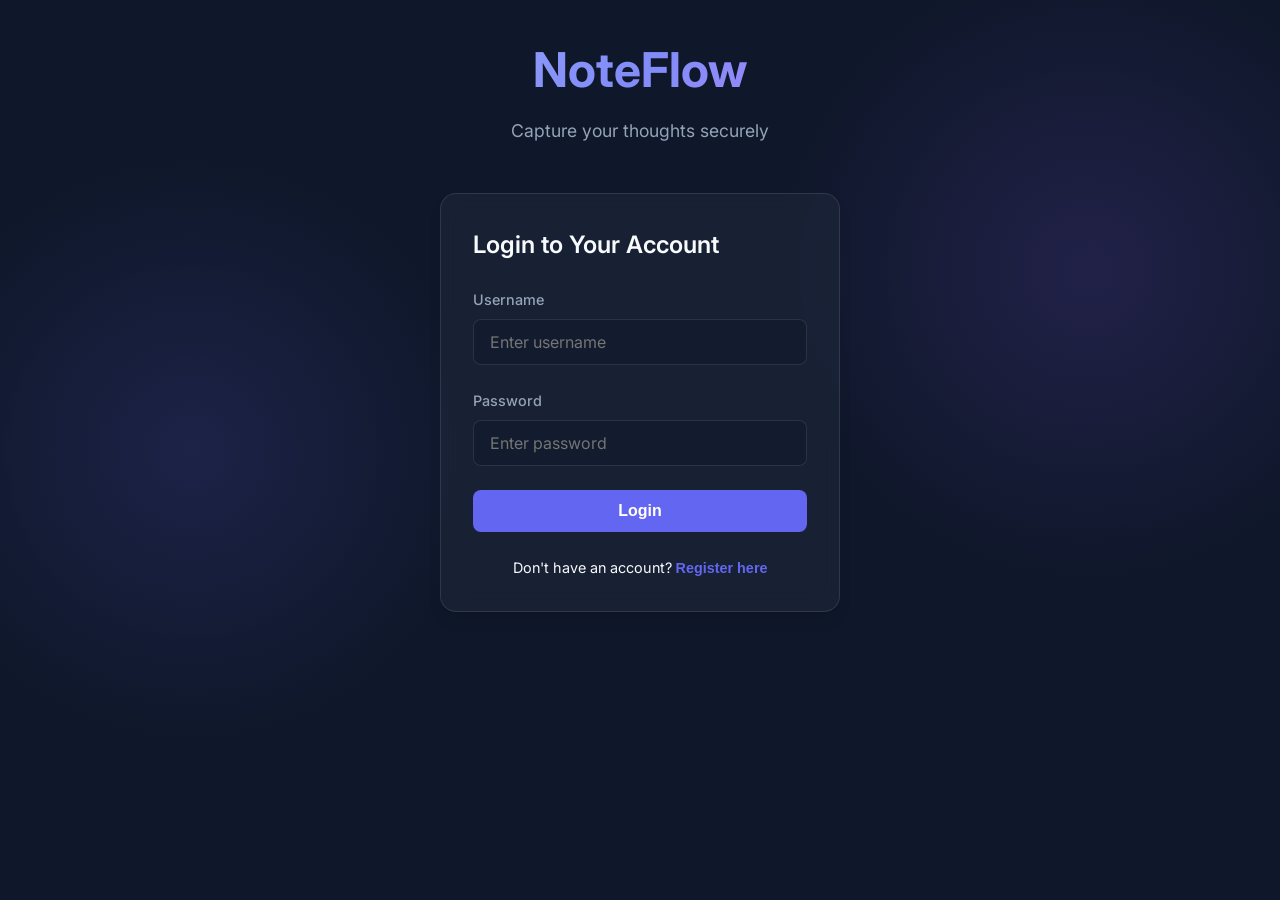
<file: NoteFlow/frontend/index.html>
<!DOCTYPE html>
<html lang="en">

<head>
    <meta charset="UTF-8">
    <meta name="viewport" content="width=device-width, initial-scale=1.0">
    <meta name="description" content="Quick Note Application with Authentication">
    <title>NoteFlow - Secure Notes</title>
    <link href="https://fonts.googleapis.com/css2?family=Inter:wght@400;500;600;700&display=swap" rel="stylesheet">
    <link rel="stylesheet" href="style.css">
</head>

<body>
    <div class="app-container">
        <header class="app-header">
            <h1>NoteFlow</h1>
            <p>Capture your thoughts securely</p>
            <!-- Logout button, hidden by default -->
            <button id="logout-btn" class="btn-secondary hidden" style="margin-top: 1rem;">Logout</button>
        </header>

        <main>
            <!-- AUTHENTICATION SECTION (Visible when logged out) -->
            <section id="auth-section" class="glass-panel auth-panel">
                <h2 id="auth-title">Login to Your Account</h2>

                <form id="auth-form">
                    <div class="input-group">
                        <label for="auth-username">Username</label>
                        <input type="text" id="auth-username" placeholder="Enter username" required>
                    </div>
                    <div class="input-group">
                        <label for="auth-password">Password</label>
                        <input type="password" id="auth-password" placeholder="Enter password" required>
                    </div>
                    <button type="submit" id="auth-submit-btn" class="btn-primary">Login</button>
                </form>

                <div class="auth-toggle">
                    <span id="auth-toggle-text">Don't have an account?</span>
                    <button id="auth-toggle-btn" class="btn-text">Register here</button>
                </div>
            </section>

            <!-- APPLICATION SECTION (Visible when logged in) -->
            <div id="app-section" class="hidden">
                <!-- Form to create a new note -->
                <section class="note-creation-section glass-panel">
                    <h2>Create a Note</h2>
                    <form id="note-form">
                        <div class="input-group">
                            <label for="note-title">Title</label>
                            <input type="text" id="note-title" placeholder="Enter note title..." required>
                        </div>
                        <div class="input-group">
                            <label for="note-content">Content</label>
                            <textarea id="note-content" rows="4" placeholder="Write your thoughts here..."
                                required></textarea>
                        </div>
                        <button type="submit" class="btn-primary">Save Note</button>
                    </form>
                </section>

                <!-- Area where saved notes will be displayed -->
                <section class="notes-display-section">
                    <h2>Your Secure Notes</h2>
                    <div id="notes-grid" class="notes-grid">
                        <div class="loading-state">Loading notes...</div>
                    </div>
                </section>
            </div>
        </main>
    </div>

    <script src="script.js"></script>
</body>

</html>
</file>
<file: NoteFlow/frontend/style.css>
/* --- Design System Variables --- */
:root {
    --bg-color: #0f172a;
    --surface-color: rgba(30, 41, 59, 0.6);
    --surface-border: rgba(255, 255, 255, 0.1);
    --primary-color: #6366f1;
    --primary-hover: #4f46e5;
    --text-main: #f8fafc;
    --text-muted: #94a3b8;
    --shadow-md: 0 4px 6px -1px rgba(0, 0, 0, 0.1), 0 2px 4px -1px rgba(0, 0, 0, 0.06);
    --shadow-lg: 0 10px 15px -3px rgba(0, 0, 0, 0.1), 0 4px 6px -2px rgba(0, 0, 0, 0.05);
    --radius-lg: 16px;
    --radius-md: 8px;
    --transition: all 0.3s ease;
}

/* --- Global Resets --- */
* {
    margin: 0;
    padding: 0;
    box-sizing: border-box;
}

body {
    font-family: 'Inter', sans-serif;
    background: var(--bg-color);
    background-image: radial-gradient(circle at 15% 50%, rgba(99, 102, 241, 0.15), transparent 25%),
        radial-gradient(circle at 85% 30%, rgba(139, 92, 246, 0.15), transparent 25%);
    background-attachment: fixed;
    color: var(--text-main);
    line-height: 1.6;
    min-height: 100vh;
}

/* --- Layout --- */
.app-container {
    max-width: 900px;
    margin: 0 auto;
    padding: 2rem 1.5rem;
}

.app-header {
    text-align: center;
    margin-bottom: 3rem;
}

.app-header h1 {
    font-size: 3rem;
    font-weight: 700;
    background: linear-gradient(135deg, #a5b4fc, #818cf8, #c084fc);
    -webkit-background-clip: text;
    -webkit-text-fill-color: transparent;
    margin-bottom: 0.5rem;
}

.app-header p {
    color: var(--text-muted);
    font-size: 1.1rem;
}

/* --- Glassmorphism Elements --- */
.glass-panel {
    background: var(--surface-color);
    backdrop-filter: blur(12px);
    -webkit-backdrop-filter: blur(12px);
    border: 1px solid var(--surface-border);
    border-radius: var(--radius-lg);
    padding: 2rem;
    box-shadow: var(--shadow-lg);
}

/* --- Typography & Sections --- */
h2 {
    font-size: 1.5rem;
    font-weight: 600;
    margin-bottom: 1.5rem;
    color: var(--text-main);
}

.note-creation-section {
    margin-bottom: 3rem;
}

/* --- Forms --- */
.input-group {
    margin-bottom: 1.5rem;
}

.input-group label {
    display: block;
    margin-bottom: 0.5rem;
    font-size: 0.9rem;
    font-weight: 500;
    color: var(--text-muted);
}

.input-group input,
.input-group textarea {
    width: 100%;
    padding: 0.75rem 1rem;
    background: rgba(15, 23, 42, 0.5);
    border: 1px solid var(--surface-border);
    border-radius: var(--radius-md);
    color: var(--text-main);
    font-family: inherit;
    font-size: 1rem;
    transition: var(--transition);
}

.input-group input:focus,
.input-group textarea:focus {
    outline: none;
    border-color: var(--primary-color);
    box-shadow: 0 0 0 3px rgba(99, 102, 241, 0.2);
}

/* --- Buttons --- */
.btn-primary {
    background: var(--primary-color);
    color: white;
    border: none;
    padding: 0.75rem 1.5rem;
    border-radius: var(--radius-md);
    font-size: 1rem;
    font-weight: 600;
    cursor: pointer;
    transition: var(--transition);
    width: 100%;
}

.btn-primary:hover {
    background: var(--primary-hover);
    transform: translateY(-2px);
    box-shadow: var(--shadow-md);
}

/* --- Notes Grid --- */
.notes-grid {
    display: grid;
    grid-template-columns: repeat(auto-fill, minmax(280px, 1fr));
    gap: 1.5rem;
}

.note-card {
    background: var(--surface-color);
    backdrop-filter: blur(12px);
    -webkit-backdrop-filter: blur(12px);
    border: 1px solid var(--surface-border);
    border-radius: var(--radius-lg);
    padding: 1.5rem;
    transition: var(--transition);
    display: flex;
    flex-direction: column;
}

.note-card:hover {
    transform: translateY(-5px);
    box-shadow: var(--shadow-lg);
    border-color: rgba(255, 255, 255, 0.2);
}

.note-card h3 {
    font-size: 1.25rem;
    margin-bottom: 0.75rem;
    color: var(--text-main);
}

.note-card p {
    color: var(--text-muted);
    flex-grow: 1;
    margin-bottom: 1rem;
    white-space: pre-wrap;
    /* Preserves line breaks from textarea */
}

.note-date {
    font-size: 0.8rem;
    color: rgba(148, 163, 184, 0.6);
    text-align: right;
}

.loading-state {
    color: var(--text-muted);
    text-align: center;
    grid-column: 1 / -1;
    padding: 2rem;
    font-style: italic;
}

/* --- Authentication UI --- */
.hidden {
    display: none !important;
}

.auth-panel {
    max-width: 400px;
    margin: 0 auto;
}

.auth-toggle {
    margin-top: 1.5rem;
    text-align: center;
    font-size: 0.9rem;
}

.btn-text {
    background: none;
    border: none;
    color: var(--primary-color);
    cursor: pointer;
    font-weight: 600;
    font-size: 0.9rem;
}

.btn-text:hover {
    text-decoration: underline;
}

.btn-secondary {
    background: transparent;
    color: var(--text-muted);
    border: 1px solid var(--text-muted);
    padding: 0.5rem 1rem;
    border-radius: var(--radius-md);
    cursor: pointer;
    transition: var(--transition);
}

.btn-secondary:hover {
    background: rgba(255, 255, 255, 0.1);
    color: white;
    border-color: white;
}
</file>
